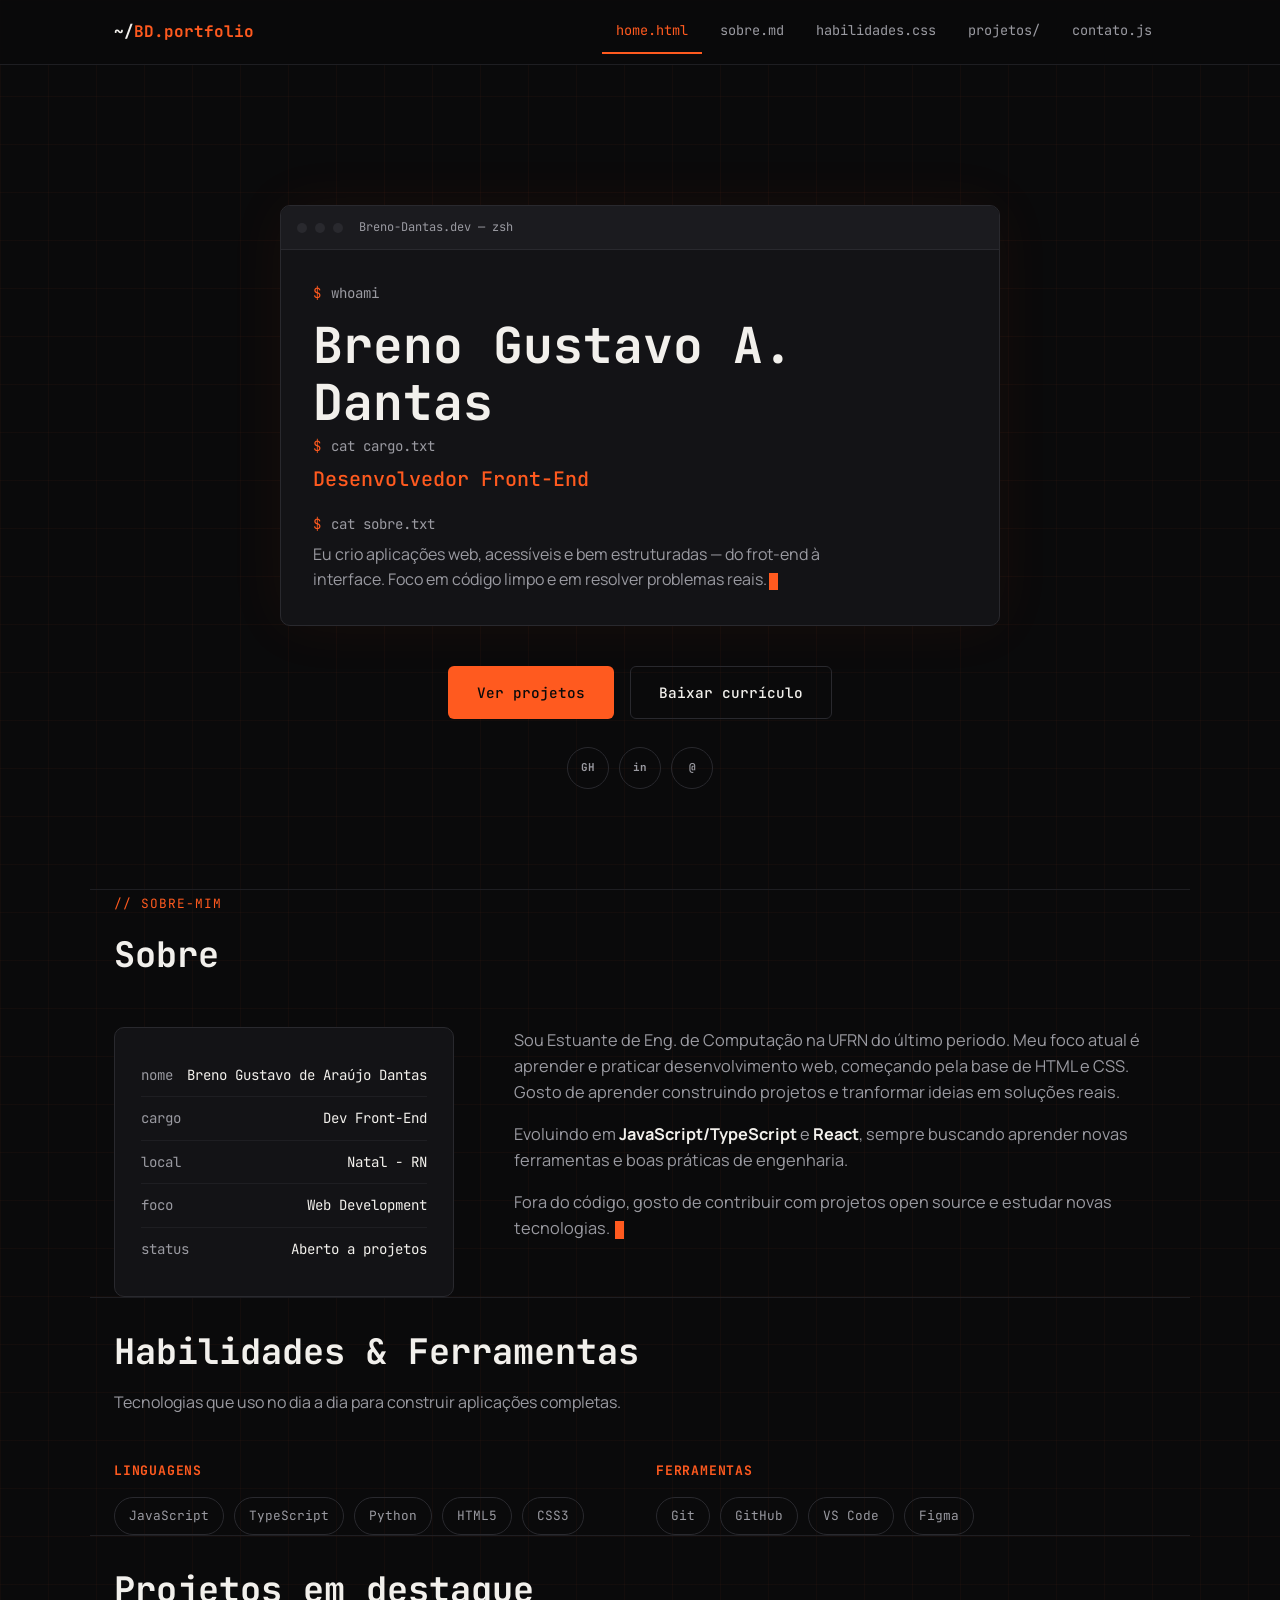
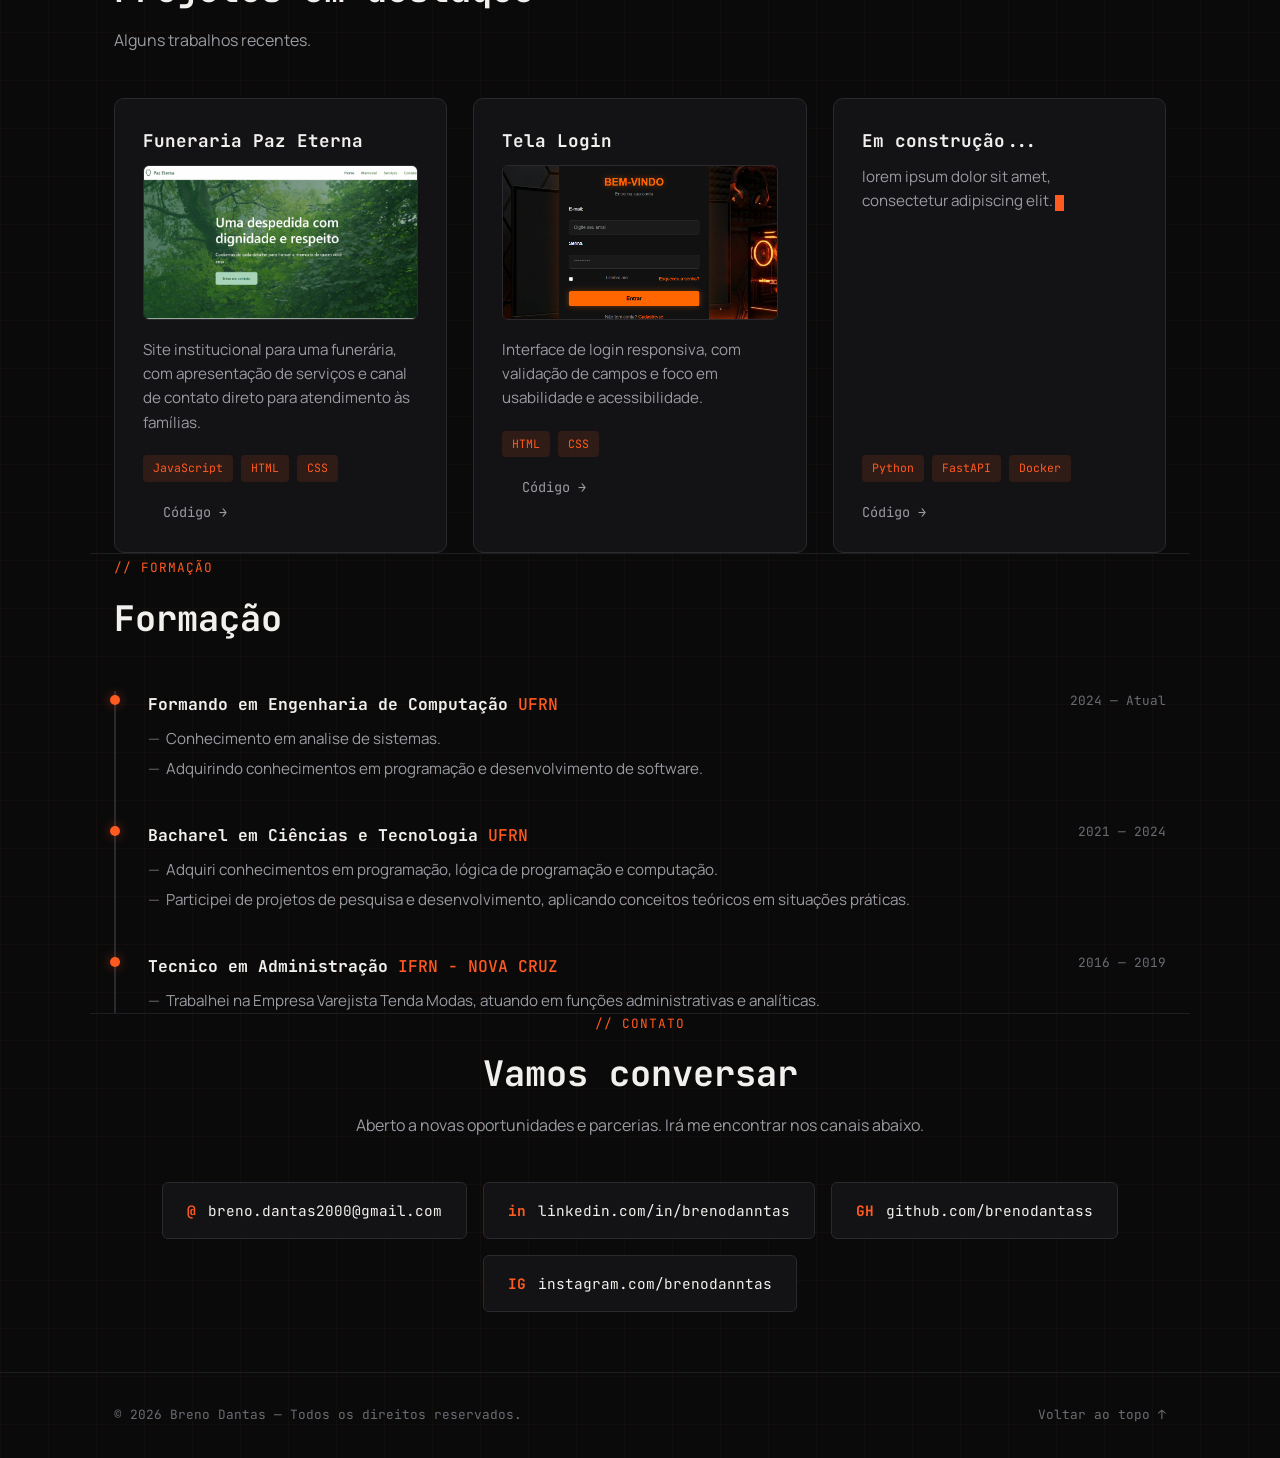
<file: index.html>
<!DOCTYPE html>
<html lang="pt-BR">
<head>
<meta charset="UTF-8">
<meta name="viewport" content="width=device-width, initial-scale=1.0">
<meta name="theme-color" content="#0a0a0b">
<meta name="description" content="Portfólio">
<title>Breno Dantas — Desenvolvedor Front-End | Portfólio</title>
<link rel="preconnect" href="https://fonts.googleapis.com">
<link rel="preconnect" href="https://fonts.gstatic.com" crossorigin>
<link href="https://fonts.googleapis.com/css2?family=JetBrains+Mono:wght@400;500;700&family=Manrope:wght@400;500;700;800&display=swap" rel="stylesheet">
<link rel="stylesheet" href="estilos/style.css">
</head>
<body>


<header class="topbar">
  <input type="checkbox" id="nav-toggle" class="nav-toggle-input">
  <div class="topbar-inner container">
    <a href="#home" class="logo">~/<span>BD.portfolio</span></a>

    <nav class="tabs" aria-label="Navegação principal">
      <a href="#home" class="active">home.html</a>
      <a href="#sobre">sobre.md</a>
      <a href="#habilidades">habilidades.css</a>
      <a href="#projetos">projetos/</a>
      <a href="#contato">contato.js</a>
    </nav>

    <label for="nav-toggle" class="nav-toggle-label" aria-label="Abrir menu">
      <span></span><span></span><span></span>
    </label>
  </div>
</header>

<main>

  <!-- ===================== HERO ===================== -->
  <section id="home" class="hero container">
    <div class="terminal">
      <div class="terminal-bar">
        <span class="terminal-dot"></span>
        <span class="terminal-dot"></span>
        <span class="terminal-dot"></span>
        <span class="terminal-title">Breno-Dantas.dev — zsh</span>
      </div>
      <div class="terminal-body">
        <div class="terminal-line"><span class="prompt">$</span><span>whoami</span></div>
        <h1 class="terminal-output-name">Breno Gustavo A. Dantas</h1>

        <div class="terminal-line"><span class="prompt">$</span><span>cat cargo.txt</span></div>
        <p class="terminal-output-role">Desenvolvedor Front-End</p>

        <div class="terminal-line"><span class="prompt">$</span><span>cat sobre.txt</span></div>
        <p class="terminal-output-desc">
          Eu crio aplicações web, acessíveis e bem estruturadas — do frot-end à interface. Foco em código limpo e em resolver problemas reais.<span class="cursor" aria-hidden="true"></span>
        </p>
      </div>
    </div>

    <div class="hero-actions" style="justify-content:center;">
      <a href="#projetos" class="btn btn--primary">Ver projetos</a>
      <a href="#" class="btn btn--outline">Baixar currículo</a>
    </div>

    <div class="social-row" style="justify-content:center;">
      <a href="https://github.com/brenodantass" class="social-badge" aria-label="GitHub" target="_blank" rel="noopener">GH</a>
      <a href="https://linkedin.com/in/brenodanntas" class="social-badge" aria-label="LinkedIn" target="_blank" rel="noopener">in</a>
      <a href="mailto:breno.dantas2000@gmail.com" class="social-badge" aria-label="E-mail">@</a>
    </div>
  </section>

  <!-- ===================== SOBRE ===================== -->
  <section id="sobre" class="container">
    <div class="section-head">
      <span class="eyebrow">// sobre-mim</span>
      <h2 class="section-title">Sobre</h2>
    </div>

    <div class="about-grid">
      <div class="profile-card">
        <div class="row"><span class="key">nome</span><span class="val">Breno Gustavo de Araújo Dantas</span> </div>
        <div class="row"><span class="key">cargo</span><span class="val">Dev Front-End</span></div>
        <div class="row"><span class="key">local</span><span class="val">Natal - RN</span></div>
        <div class="row"><span class="key">foco</span><span class="val">Web Development</span></div>
        <div class="row"><span class="key">status</span><span class="val">Aberto a projetos</span></div>
      </div>

      <div class="about-text">
        <p>
          Sou Estuante de Eng. de Computação na UFRN do último periodo. Meu foco atual é aprender e praticar desenvolvimento web, começando pela base de HTML e CSS. Gosto de aprender construindo projetos e tranformar ideias em soluções reais.
        </p>
        <p>
          Evoluindo em  <strong>JavaScript/TypeScript</strong> e <strong> React</strong>, sempre buscando aprender novas ferramentas e boas práticas de engenharia.
        </p>
        <p>
          Fora do código, gosto de contribuir com projetos open source e estudar novas tecnologias.
          <span class="cursor" aria-hidden="true"></span>
        </p>
      </div>
    </div>
  </section>

  <!-- ===================== HABILIDADES ===================== -->
  <section id="habilidades" class="container">
    <div class="section-head">
      <span class="eyebrow">  </span>
      <h2 class="section-title">Habilidades &amp; Ferramentas</h2>
      <p class="section-sub">Tecnologias que uso no dia a dia para construir aplicações completas.</p>
    </div>

    <div class="skills-groups">
      <div class="skill-group">
        <h3>Linguagens</h3>
        <div class="tag-list">
          <span class="tag">JavaScript</span>
          <span class="tag">TypeScript</span>
          <span class="tag">Python</span>
          <span class="tag">HTML5</span>
          <span class="tag">CSS3</span>
        </div>
      </div>

    

      <div class="skill-group">
        <h3>Ferramentas</h3>
        <div class="tag-list">
          <span class="tag">Git</span>
          <span class="tag">GitHub</span>
          <span class="tag">VS Code</span>
          <span class="tag">Figma</span>
          
        </div>
      </div>
    </div>
  </section>

  <!-- ===================== PROJETOS ===================== -->
  <section id="projetos" class="container">
    <div class="section-head">
      <span class="eyebrow"> </span>
      <h2 class="section-title">Projetos em destaque</h2>
      <p class="section-sub">Alguns trabalhos recentes.</p>
    </div>
    <div class="project-grid">
      <div class="project-card">
        <a href="https://brenodantass.github.io/Funeraria/#home" target="_blank">
        <h3>Funeraria Paz Eterna</h3>
          <div class="project-media">
          <img src="print-fun.png" alt="Captura de tela do Projeto 1" loading="lazy">
          </div>
          <p>Site institucional para uma funerária, com apresentação de serviços e canal de contato direto para atendimento às famílias.</p>
          <div class="project-tags">
            <span>JavaScript</span><span>HTML</span><span>CSS</span>
          </div>
          <div class="project-links">
            <a href="https://github.com/brenodantass/Funeraria" target="_blank" rel="noopener">Código →</a>
        </a>
        </div>
      </div>

      <div class="project-card">
        <a href="https://brenodantass.github.io/login/" target="_blank">
          <h3>Tela Login</h3>
          <div class="project-media">
            <img src="print-login.png" alt="Captura de tela do Projeto 2" loading="lazy">
          </div>
          <p>Interface de login responsiva, com validação de campos e foco em usabilidade e acessibilidade.</p>
          <div class="project-tags">
            <span>HTML</span><span>CSS</span>
          </div>
          <div class="project-links">
            <a href="https://github.com/brenodantass/login" target="_blank" rel="noopener">Código →</a>
          </div>
        </a>
      </div>

      <div class="project-card">
        <h3>Em construção...</h3>
        <p>lorem ipsum dolor sit amet, consectetur adipiscing elit.<span class="cursor" aria-hidden="true"></span></p>
        <div class="project-tags">
          <span>Python</span><span>FastAPI</span><span>Docker</span>
        </div>
        <div class="project-links">
          <a href="#" target="_blank" rel="noopener">Código →</a>
        
        </div>
      </div>
    </div>
  </section>

  <!-- ===================== EXPERIÊNCIA ===================== -->
  <section id="experiencia" class="container">
    <div class="section-head">
      <span class="eyebrow">// Formação </span>
      <h2 class="section-title">Formação</h2>
    </div>

    <div class="exp-list">
      <div class="exp-item">
        <div class="exp-header">
          <span class="exp-role">Formando em Engenharia de Computação <span class="exp-company">UFRN</span></span>
          <span class="exp-date">2024 — Atual</span>
        </div>
        <ul>
          <li>Conhecimento em analise de sistemas.</li>
          <li>Adquirindo conhecimentos em programação e desenvolvimento de software.</li>
        </ul>
      </div>

      <div class="exp-item">
        <div class="exp-header">
          <span class="exp-role">Bacharel em Ciências e Tecnologia <span class="exp-company">UFRN</span></span>
          <span class="exp-date">2021 — 2024</span>
        </div>
        <ul>
          <li>Adquiri conhecimentos em programação, lógica de programação e computação.</li>
          <li>Participei de projetos de pesquisa e desenvolvimento, aplicando conceitos teóricos em situações práticas.</li>
        </ul>
      </div>

      <div class="exp-item">
        <div class="exp-header">
          <span class="exp-role">Tecnico em Administração <span class="exp-company"> IFRN - NOVA CRUZ</span></span>
          <span class="exp-date">2016 — 2019</span>
        </div>
        <ul>
          <li>Trabalhei na Empresa Varejista Tenda Modas, atuando em funções administrativas e analíticas.</li>
        </ul>
      </div>
    </div>
  </section>

  <!-- ==================== CONTATO ==================== -->
  <section id="contato" class="container contact">
    <div class="section-head">
      <span class="eyebrow">// contato</span>
      <h2 class="section-title">Vamos conversar</h2>
      <p class="section-sub">Aberto a novas oportunidades e parcerias. Irá me encontrar nos canais abaixo.</p>
    </div>

    <div class="contact-links">
      <a href="breno.dantas2000@gmail.com" class="contact-card">
        <span class="mono-badge">@</span> breno.dantas2000@gmail.com
      </a>
      <a href="https://linkedin.com/in/brenodanntas" class="contact-card" target="_blank" rel="noopener">
        <span class="mono-badge">in</span> linkedin.com/in/brenodanntas
      </a>
      <a href="https://github.com/brenodantass" class="contact-card" target="_blank" rel="noopener">
        <span class="mono-badge">GH</span> github.com/brenodantass
      </a>
      <a href="https://instagram.com/brenodanntas" class="contact-card" target="_blank" rel="noopener">
        <span class="mono-badge">IG</span> instagram.com/brenodanntas
      </a>
    </div>
  </section>

</main>

<!-- ===================== FOOTER ===================== -->
<footer>
  <div class="container footer-inner">
    <span>© 2026 Breno Dantas — Todos os direitos reservados.</span>
    <a href="#home">Voltar ao topo ↑</a>
  </div>
</footer>

</body>
</html>
</file>
<file: estilos/style.css>
@charset "UTF-8";

/* ---------- Reset & base ---------- */
* { box-sizing: border-box; margin: 0; padding: 0; }

:root {
  --bg: #0a0a0b;
  --bg-elev: #131316;
  --bg-elev-2: #1b1b1f;
  --border: #29292e;
  --border-soft: #1e1e22;
  --text: #f2f0ec;
  --text-dim: #9a9aa1;
  --text-faint: #6b6b72;
  --orange: #ff5a1f;
  --orange-bright: #ff8145;
  --orange-soft: rgba(255, 90, 31, 0.12);
  --orange-glow: rgba(255, 90, 31, 0.45);
  --radius: 10px;
  --radius-sm: 6px;
  --font-mono: 'JetBrains Mono', 'Fira Code', ui-monospace, SFMono-Regular, monospace;
  --font-sans: 'Manrope', -apple-system, BlinkMacSystemFont, 'Segoe UI', sans-serif;
  --container: 1100px;
}

html { scroll-behavior: smooth; }

body {
  background: var(--bg);
  color: var(--text);
  font-family: var(--font-sans);
  line-height: 1.6;
  -webkit-font-smoothing: antialiased;
  background-image:
    linear-gradient(rgba(255, 90, 31, 0.035) 1px, transparent 1px),
    linear-gradient(90deg, rgba(255, 90, 31, 0.035) 1px, transparent 1px);
  background-size: 48px 48px;
}

::selection { background: var(--orange); color: var(--bg); }

a { color: inherit; text-decoration: none; }
ul { list-style: none; }
img { max-width: 100%; display: block; }
button { font: inherit; cursor: pointer; }

:focus-visible {
  outline: 2px solid var(--orange);
  outline-offset: 3px;
}

.container {
  max-width: var(--container);
  margin: 0 auto;
  padding: 0 24px;
}

/* ---------- Tipografia utilitária ---------- */
.eyebrow {
  font-family: var(--font-mono);
  font-size: 0.8rem;
  letter-spacing: 0.08em;
  text-transform: uppercase;
  color: var(--orange);
  display: inline-block;
  margin-bottom: 12px;
}

.section-title {
  font-family: var(--font-mono);
  font-weight: 700;
  font-size: clamp(1.5rem, 3vw, 2.2rem);
  color: var(--text);
  margin-bottom: 10px;
}

.section-sub {
  color: var(--text-dim);
  max-width: 60ch;
  font-size: 1rem;
}

.section-head { margin-bottom: 44px; }

section {
  padding: 100px 0;
  border-top: 1px solid var(--border-soft);
}

/* ---------- Botões ---------- */
.btn {
  display: inline-flex;
  align-items: center;
  gap: 8px;
  padding: 14px 28px;
  border-radius: var(--radius-sm);
  font-family: var(--font-mono);
  font-size: 0.9rem;
  font-weight: 500;
  border: 1px solid transparent;
  transition: transform 0.2s ease, box-shadow 0.2s ease, border-color 0.2s ease, background 0.2s ease, color 0.2s ease;
}

.btn--primary { background: var(--orange); color: var(--bg); }
.btn--primary:hover {
  background: var(--orange-bright);
  box-shadow: 0 0 24px var(--orange-glow);
  transform: translateY(-2px);
}

.btn--outline { border-color: var(--border); color: var(--text); }
.btn--outline:hover { border-color: var(--orange); color: var(--orange); }

/* ---------- Topbar / navegação estilo "abas de editor" ---------- */
.nav-toggle-input { display: none; }

.topbar {
  position: sticky;
  top: 0;
  z-index: 50;
  background: rgba(10, 10, 11, 0.85);
  backdrop-filter: blur(8px);
  border-bottom: 1px solid var(--border-soft);
}

.topbar-inner {
  display: flex;
  align-items: center;
  justify-content: space-between;
  height: 64px;
  position: relative;
}

.logo {
  font-family: var(--font-mono);
  font-weight: 700;
  font-size: 1rem;
  color: var(--text);
  white-space: nowrap;
}
.logo span { color: var(--orange); }

nav.tabs {
  display: flex;
  gap: 4px;
  overflow-x: auto;
}

.tabs a {
  font-family: var(--font-mono);
  font-size: 0.85rem;
  color: var(--text-dim);
  padding: 10px 14px;
  border-bottom: 2px solid transparent;
  white-space: nowrap;
  transition: color 0.2s, border-color 0.2s;
}
.tabs a:hover, .tabs a.active { color: var(--orange); border-bottom-color: var(--orange); }

.nav-toggle-label {
  display: none;
  flex-direction: column;
  gap: 5px;
  cursor: pointer;
  padding: 8px;
}
.nav-toggle-label span {
  width: 22px;
  height: 2px;
  background: var(--text);
  display: block;
  transition: transform 0.25s ease, opacity 0.25s ease;
}

/* ---------- Hero: janela de terminal ---------- */
.hero { padding: 140px 0 100px; border-top: none; }

.terminal {
  max-width: 720px;
  margin: 0 auto;
  background: var(--bg-elev);
  border: 1px solid var(--border);
  border-radius: var(--radius);
  overflow: hidden;
  box-shadow: 0 0 60px rgba(255, 90, 31, 0.06);
  animation: fadeUp 0.7s ease both;
}

.terminal-bar {
  display: flex;
  align-items: center;
  gap: 8px;
  padding: 12px 16px;
  background: var(--bg-elev-2);
  border-bottom: 1px solid var(--border);
}
.terminal-dot { width: 10px; height: 10px; border-radius: 50%; background: var(--border); }
.terminal-title {
  font-family: var(--font-mono);
  font-size: 0.75rem;
  color: var(--text-dim);
  margin-left: 8px;
}

.terminal-body { padding: 32px; }

.terminal-line {
  display: flex;
  gap: 10px;
  font-family: var(--font-mono);
  font-size: 0.88rem;
  color: var(--text-dim);
  margin-bottom: 6px;
}
.terminal-line .prompt { color: var(--orange); }

.terminal-output-name {
  font-family: var(--font-mono);
  font-weight: 700;
  font-size: clamp(2rem, 5vw, 3.1rem);
  color: var(--text);
  margin: 12px 0 4px;
  line-height: 1.15;
}

.terminal-output-role {
  font-family: var(--font-mono);
  font-weight: 500;
  font-size: clamp(1rem, 2vw, 1.25rem);
  color: var(--orange);
  margin-bottom: 18px;
}

.terminal-output-desc {
  color: var(--text-dim);
  font-size: 1rem;
  max-width: 56ch;
}

.cursor {
  display: inline-block;
  width: 9px;
  height: 1.1em;
  background: var(--orange);
  vertical-align: text-bottom;
  animation: blink 1s steps(1) infinite;
  margin-left: 2px;
}

.hero-actions {
  display: flex;
  flex-wrap: wrap;
  gap: 16px;
  margin-top: 40px;
  animation: fadeUp 0.7s ease 0.15s both;
}

.social-row {
  display: flex;
  gap: 10px;
  margin-top: 28px;
  animation: fadeUp 0.7s ease 0.3s both;
}

.social-badge {
  width: 42px;
  height: 42px;
  border: 1px solid var(--border);
  border-radius: 50%;
  display: flex;
  align-items: center;
  justify-content: center;
  font-family: var(--font-mono);
  font-size: 0.68rem;
  font-weight: 700;
  color: var(--text-dim);
  transition: all 0.2s ease;
}
.social-badge:hover {
  border-color: var(--orange);
  color: var(--orange);
  box-shadow: 0 0 16px var(--orange-glow);
}

/* ---------- Sobre ---------- */
.about-grid {
  display: grid;
  grid-template-columns: 340px 1fr;
  gap: 60px;
  align-items: start;
}

.profile-card {
  background: var(--bg-elev);
  border: 1px solid var(--border);
  border-radius: var(--radius);
  padding: 26px;
  font-family: var(--font-mono);
  font-size: 0.88rem;
}
.profile-card .row {
  display: flex;
  justify-content: space-between;
  gap: 12px;
  padding: 10px 0;
  border-bottom: 1px solid var(--border-soft);
}
.profile-card .row:last-child { border-bottom: none; }
.profile-card .key { color: var(--text-dim); }
.profile-card .val { color: var(--text); text-align: right; }

.about-text p { color: var(--text-dim); margin-bottom: 16px; font-size: 1.02rem; }
.about-text p:last-child { margin-bottom: 0; }
.about-text strong { color: var(--text); font-weight: 700; }

/* ---------- Habilidades ---------- */
.skills-groups {
  display: grid;
  grid-template-columns: repeat(auto-fit, minmax(230px, 1fr));
  gap: 32px;
}

.skill-group h3 {
  font-family: var(--font-mono);
  font-size: 0.82rem;
  text-transform: uppercase;
  letter-spacing: 0.06em;
  color: var(--orange);
  margin-bottom: 16px;
}

.tag-list { display: flex; flex-wrap: wrap; gap: 10px; }

.tag {
  font-family: var(--font-mono);
  font-size: 0.8rem;
  padding: 8px 14px;
  border: 1px solid var(--border);
  border-radius: 999px;
  color: var(--text-dim);
  transition: all 0.2s ease;
}
.tag:hover { border-color: var(--orange); color: var(--orange); background: var(--orange-soft); }

/* ---------- Projetos ---------- */
.project-grid {
  display: grid;
  grid-template-columns: repeat(auto-fit, minmax(300px, 1fr));
  gap: 26px;
}

.project-card {
  background: var(--bg-elev);
  border: 1px solid var(--border);
  border-radius: var(--radius);
  padding: 28px;
  display: flex;
  flex-direction: column;
  transition: transform 0.25s ease, border-color 0.25s ease, box-shadow 0.25s ease;
}
.project-card:hover {
  transform: translateY(-4px);
  border-color: var(--orange);
  box-shadow: 0 12px 40px rgba(255, 90, 31, 0.1);
}

.project-card h3 {
  font-family: var(--font-mono);
  font-size: 1.1rem;
  color: var(--text);
  margin-bottom: 10px;
}
.project-card p { color: var(--text-dim); font-size: 0.95rem; margin-bottom: 20px; flex: 1; }

.project-tags { display: flex; flex-wrap: wrap; gap: 8px; margin-bottom: 20px; }
.project-tags span {
  font-family: var(--font-mono);
  font-size: 0.72rem;
  color: var(--orange);
  background: var(--orange-soft);
  padding: 4px 10px;
  border-radius: 4px;
}

.project-links { display: flex; gap: 20px; }
.project-links a {
  font-family: var(--font-mono);
  font-size: 0.85rem;
  color: var(--text-dim);
  border-bottom: 1px solid transparent;
}
.project-links a:hover { color: var(--orange); border-bottom-color: var(--orange); }

/* ---------- Experiência ---------- */
.exp-list {
  border-left: 2px solid var(--border);
  padding-left: 32px;
  display: flex;
  flex-direction: column;
  gap: 40px;
}

.exp-item { position: relative; }
.exp-item::before {
  content: '';
  position: absolute;
  left: -38px;
  top: 4px;
  width: 10px;
  height: 10px;
  border-radius: 50%;
  background: var(--orange);
  box-shadow: 0 0 12px var(--orange-glow);
}

.exp-header {
  display: flex;
  flex-wrap: wrap;
  justify-content: space-between;
  gap: 8px;
  margin-bottom: 4px;
}
.exp-role { font-family: var(--font-mono); font-size: 1.02rem; font-weight: 700; color: var(--text); }
.exp-company { color: var(--orange); font-weight: 500; }
.exp-date { font-family: var(--font-mono); font-size: 0.8rem; color: var(--text-faint); white-space: nowrap; }

.exp-item ul { margin-top: 10px; display: flex; flex-direction: column; gap: 6px; }
.exp-item li { color: var(--text-dim); font-size: 0.95rem; padding-left: 18px; position: relative; }
.exp-item li::before { content: '—'; position: absolute; left: 0; color: var(--text-faint); }

/* ---------- Contato ---------- */
.contact { text-align: center; padding-bottom: 60px; }
.contact .section-head { display: flex; flex-direction: column; align-items: center; }
.contact .section-sub { text-align: center; }

.contact-links {
  display: flex;
  flex-wrap: wrap;
  justify-content: center;
  gap: 16px;
  margin-top: 8px;
}

.contact-card {
  display: flex;
  align-items: center;
  gap: 12px;
  background: var(--bg-elev);
  border: 1px solid var(--border);
  border-radius: var(--radius-sm);
  padding: 16px 24px;
  font-family: var(--font-mono);
  font-size: 0.9rem;
  color: var(--text);
  transition: all 0.2s ease;
}
.contact-card:hover {
  border-color: var(--orange);
  box-shadow: 0 0 20px rgba(255, 90, 31, 0.15);
  transform: translateY(-2px);
}
.contact-card .mono-badge { color: var(--orange); font-weight: 700; }

/* ---------- Footer ---------- */
footer { border-top: 1px solid var(--border-soft); padding: 32px 0; }
.footer-inner {
  display: flex;
  flex-wrap: wrap;
  justify-content: space-between;
  align-items: center;
  gap: 12px;
  font-family: var(--font-mono);
  font-size: 0.8rem;
  color: var(--text-faint);
}
.footer-inner a:hover { color: var(--orange); }

/* ---------- Animações ---------- */
@keyframes blink { 50% { opacity: 0; } }
@keyframes fadeUp {
  from { opacity: 0; transform: translateY(16px); }
  to { opacity: 1; transform: translateY(0); }
}

@media (prefers-reduced-motion: reduce) {
  html { scroll-behavior: auto; }
  .cursor { animation: none; opacity: 1; }
  .terminal, .hero-actions, .social-row { animation: none; }
  * { transition-duration: 0.01ms !important; animation-duration: 0.01ms !important; }
}

/* ---------- Responsivo ---------- */
@media (max-width: 860px) {
  .about-grid { grid-template-columns: 1fr; }
}

@media (max-width: 768px) {
  section { padding: 70px 0; }
  .hero { padding: 110px 0 60px; }

  .nav-toggle-label { display: flex; }

  nav.tabs {
    position: absolute;
    top: 64px;
    left: 0;
    right: 0;
    flex-direction: column;
    background: var(--bg-elev);
    border-bottom: 1px solid var(--border);
    max-height: 0;
    overflow: hidden;
    transition: max-height 0.3s ease;
    padding: 0 24px;
  }
  .tabs a { padding: 14px 0; border-bottom: 1px solid var(--border-soft); }

  .nav-toggle-input:checked ~ .topbar-inner nav.tabs {
    max-height: 400px;
    padding: 12px 24px;
  }

  .exp-list { padding-left: 24px; }
}

@media (max-width: 480px) {
  .terminal-body { padding: 22px; }
  .hero-actions { flex-direction: column; align-items: stretch; }
  .btn { justify-content: center; }
  .footer-inner { flex-direction: column; text-align: center; }
}

.project-media {
  width: 100%;
  aspect-ratio: 16 / 9;
  overflow: hidden;
  border-radius: var(--radius-sm);
  border: 1px solid var(--border);
  background: var(--bg-elev-2);
  margin-bottom: 18px;
}
.project-media img {
  width: 100%;
  height: 100%;
  object-fit: cover;
  transition: transform 0.35s ease;
}
.project-card:hover .project-media img { transform: scale(1.05); }
</file>
